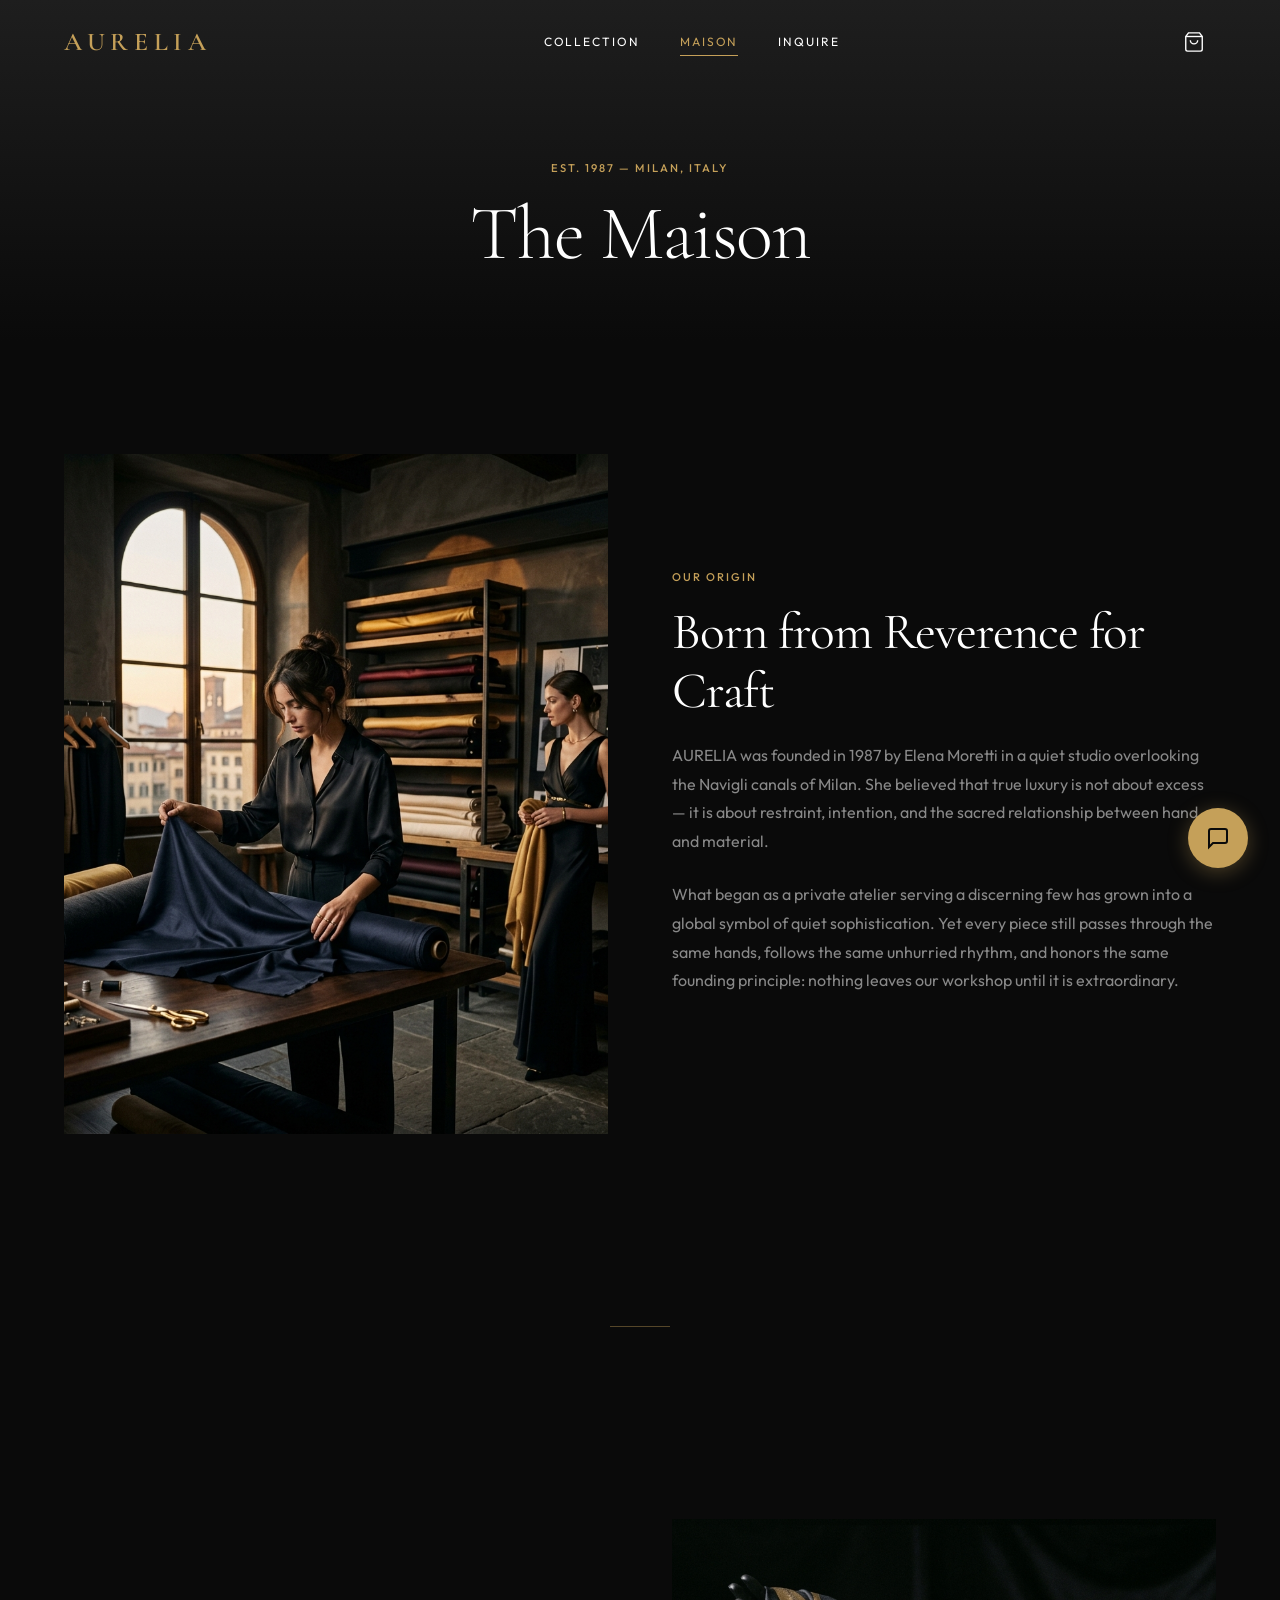
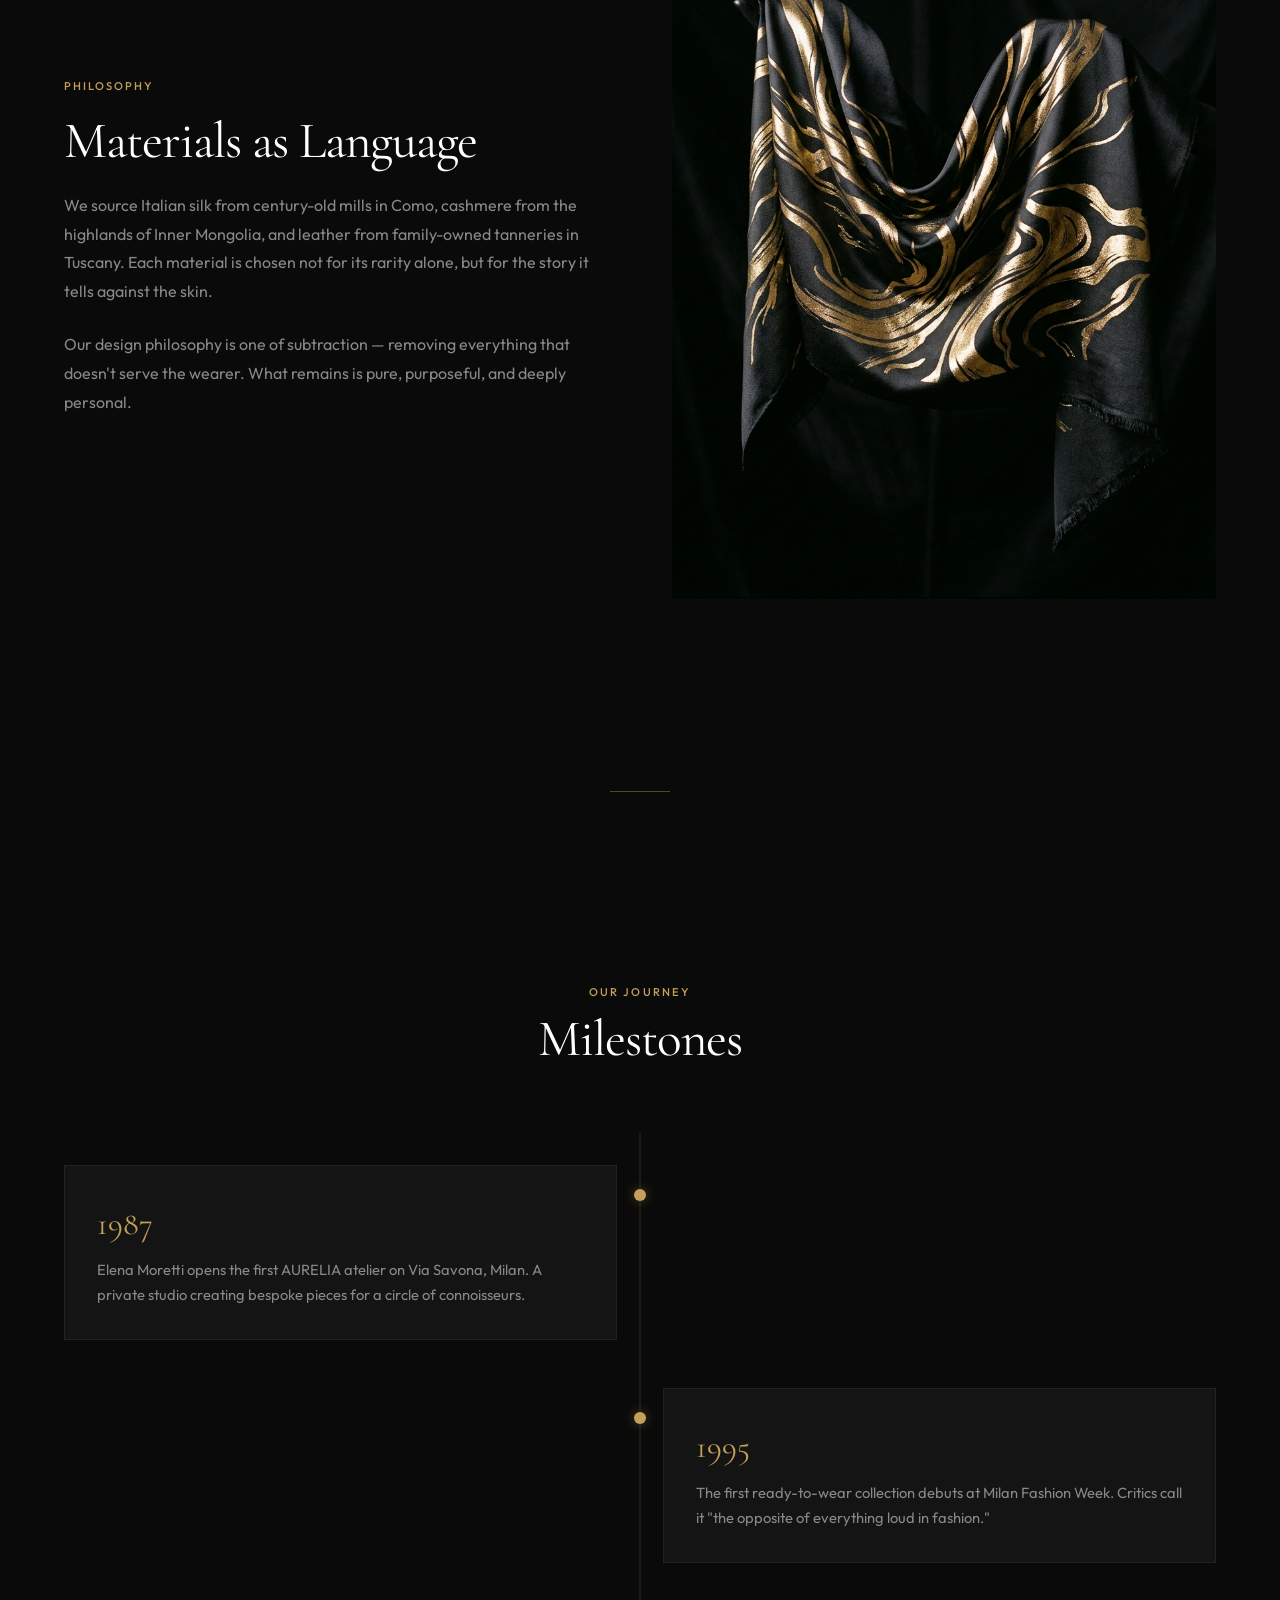
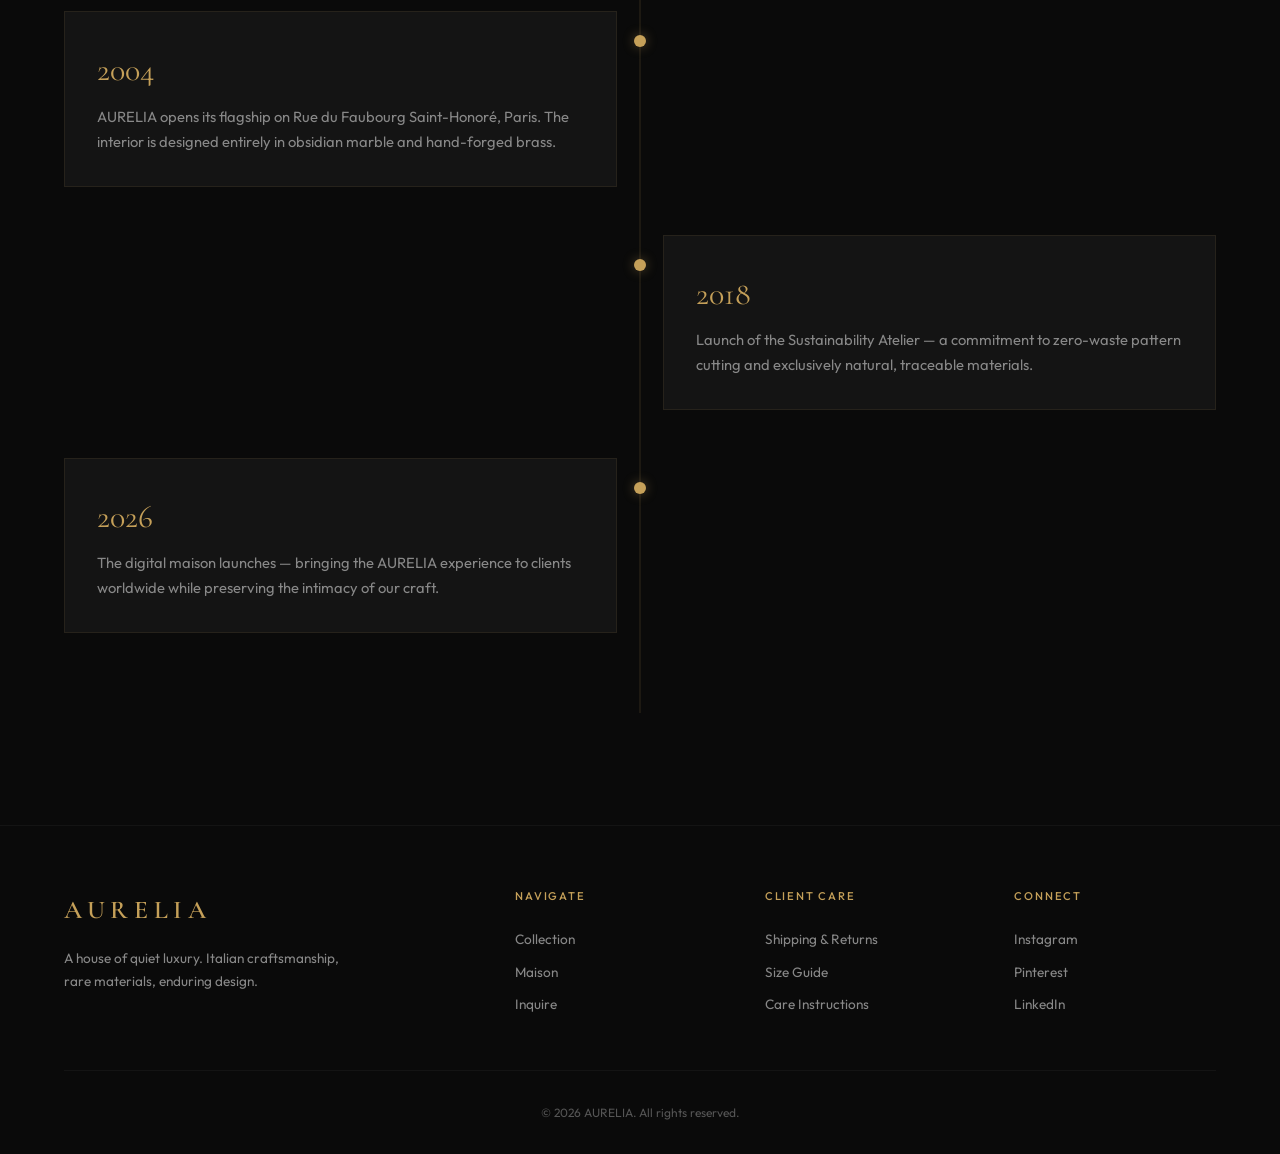
<file: project/frontend/about.html>
<!DOCTYPE html>
<html lang="en">
<head>
  <meta charset="UTF-8" />
  <meta name="viewport" content="width=device-width, initial-scale=1.0" />
  <title>Maison — AURELIA</title>
  <meta name="description" content="The story of AURELIA — where Italian craftsmanship meets timeless design." />
  <link rel="stylesheet" href="style.css" />
</head>
<body>

  <!-- HEADER (reused across pages) -->
  <header class="site-header" id="site-header">
    <div class="container header-inner">
      <a href="index.html" class="logo">Aurelia</a>
      <nav class="main-nav" id="main-nav">
        <a href="index.html">Collection</a>
        <a href="about.html" class="active">Maison</a>
        <a href="contact.html">Inquire</a>
      </nav>
      <div style="display:flex;align-items:center;gap:.75rem;">
        <button class="cart-toggle" id="cart-toggle" aria-label="Open cart">
          <svg width="22" height="22" viewBox="0 0 24 24" fill="none" stroke="currentColor" stroke-width="1.5"><path d="M6 2L3 6v14a2 2 0 002 2h14a2 2 0 002-2V6l-3-4z"/><line x1="3" y1="6" x2="21" y2="6"/><path d="M16 10a4 4 0 01-8 0"/></svg>
          <span class="cart-count" id="cart-count"></span>
        </button>
        <button class="mobile-toggle" id="mobile-toggle" aria-label="Open menu">
          <span></span><span></span><span></span>
        </button>
      </div>
    </div>
  </header>

  <!-- PAGE HEADER -->
  <section class="page-header">
    <div class="container">
      <span class="label">Est. 1987 — Milan, Italy</span>
      <h1>The Maison</h1>
    </div>
  </section>

  <!-- OUR STORY -->
  <section class="section">
    <div class="container">
      <div class="editorial-split fade-target">
        <div class="editorial-img">
          <img src="images/about_atelier.png" alt="AURELIA atelier" />
        </div>
        <div class="editorial-text">
          <span class="label">Our Origin</span>
          <h2>Born from Reverence for Craft</h2>
          <p>AURELIA was founded in 1987 by Elena Moretti in a quiet studio overlooking the Navigli canals of Milan. She believed that true luxury is not about excess — it is about restraint, intention, and the sacred relationship between hand and material.</p>
          <p>What began as a private atelier serving a discerning few has grown into a global symbol of quiet sophistication. Yet every piece still passes through the same hands, follows the same unhurried rhythm, and honors the same founding principle: nothing leaves our workshop until it is extraordinary.</p>
        </div>
      </div>
    </div>
  </section>

  <div class="gold-divider"></div>

  <!-- PHILOSOPHY -->
  <section class="section">
    <div class="container">
      <div class="editorial-split reverse fade-target">
        <div class="editorial-img">
          <img src="images/product_scarf.png" alt="AURELIA silk craftsmanship" />
        </div>
        <div class="editorial-text">
          <span class="label">Philosophy</span>
          <h2>Materials as Language</h2>
          <p>We source Italian silk from century-old mills in Como, cashmere from the highlands of Inner Mongolia, and leather from family-owned tanneries in Tuscany. Each material is chosen not for its rarity alone, but for the story it tells against the skin.</p>
          <p>Our design philosophy is one of subtraction — removing everything that doesn't serve the wearer. What remains is pure, purposeful, and deeply personal.</p>
        </div>
      </div>
    </div>
  </section>

  <div class="gold-divider"></div>

  <!-- TIMELINE -->
  <section class="section">
    <div class="container">
      <div class="section-header fade-target">
        <span class="label">Our Journey</span>
        <h2>Milestones</h2>
      </div>
      <div class="timeline">
        <div class="timeline-item fade-target">
          <div class="timeline-dot"></div>
          <div class="timeline-card">
            <div class="timeline-year">1987</div>
            <p>Elena Moretti opens the first AURELIA atelier on Via Savona, Milan. A private studio creating bespoke pieces for a circle of connoisseurs.</p>
          </div>
        </div>
        <div class="timeline-item fade-target">
          <div class="timeline-dot"></div>
          <div class="timeline-card">
            <div class="timeline-year">1995</div>
            <p>The first ready-to-wear collection debuts at Milan Fashion Week. Critics call it "the opposite of everything loud in fashion."</p>
          </div>
        </div>
        <div class="timeline-item fade-target">
          <div class="timeline-dot"></div>
          <div class="timeline-card">
            <div class="timeline-year">2004</div>
            <p>AURELIA opens its flagship on Rue du Faubourg Saint-Honoré, Paris. The interior is designed entirely in obsidian marble and hand-forged brass.</p>
          </div>
        </div>
        <div class="timeline-item fade-target">
          <div class="timeline-dot"></div>
          <div class="timeline-card">
            <div class="timeline-year">2018</div>
            <p>Launch of the Sustainability Atelier — a commitment to zero-waste pattern cutting and exclusively natural, traceable materials.</p>
          </div>
        </div>
        <div class="timeline-item fade-target">
          <div class="timeline-dot"></div>
          <div class="timeline-card">
            <div class="timeline-year">2026</div>
            <p>The digital maison launches — bringing the AURELIA experience to clients worldwide while preserving the intimacy of our craft.</p>
          </div>
        </div>
      </div>
    </div>
  </section>

  <!-- CART DRAWER -->
  <div class="cart-overlay" id="cart-overlay"></div>
  <aside class="cart-drawer" id="cart-drawer">
    <div class="cart-drawer__header">
      <h3>Your Selection</h3>
      <button class="cart-drawer__close" id="cart-close" aria-label="Close cart">&times;</button>
    </div>
    <div class="cart-drawer__items" id="cart-items"></div>
    <div class="cart-drawer__footer" id="cart-footer" style="display:none;">
      <div class="cart-total"><span>Subtotal</span><span id="cart-total-price">$0</span></div>
      <a href="checkout.html" class="btn btn-filled" id="checkout-btn">Proceed to Checkout</a>
    </div>
  </aside>

  <!-- CHAT WIDGET -->
  <button class="chat-fab" id="chat-fab" aria-label="Open concierge chat">
    <svg width="24" height="24" viewBox="0 0 24 24" fill="none" stroke="currentColor" stroke-width="2"><path d="M21 15a2 2 0 01-2 2H7l-4 4V5a2 2 0 012-2h14a2 2 0 012 2z"/></svg>
  </button>
  <div class="chat-window" id="chat-window">
    <div class="chat-header">
      <h4>AURELIA <span class="text-gold">Concierge</span></h4>
      <button id="chat-close" aria-label="Close chat">&times;</button>
    </div>
    <div class="chat-messages" id="chat-messages">
      <div class="chat-msg bot">Welcome to AURELIA. I'm your personal style concierge. How may I assist you today?</div>
    </div>
    <div class="chat-input-bar">
      <input type="text" id="chat-input" placeholder="Ask about our collection..." />
      <button id="chat-send" aria-label="Send message">
        <svg width="18" height="18" viewBox="0 0 24 24" fill="currentColor"><path d="M2.01 21L23 12 2.01 3 2 10l15 2-15 2z"/></svg>
      </button>
    </div>
  </div>

  <!-- FOOTER -->
  <footer class="site-footer">
    <div class="container">
      <div class="footer-grid">
        <div class="footer-brand">
          <a href="index.html" class="logo">Aurelia</a>
          <p>A house of quiet luxury. Italian craftsmanship, rare materials, enduring design.</p>
        </div>
        <div class="footer-col"><h4>Navigate</h4><a href="index.html">Collection</a><a href="about.html">Maison</a><a href="contact.html">Inquire</a></div>
        <div class="footer-col"><h4>Client Care</h4><a href="#">Shipping & Returns</a><a href="#">Size Guide</a><a href="#">Care Instructions</a></div>
        <div class="footer-col"><h4>Connect</h4><a href="#">Instagram</a><a href="#">Pinterest</a><a href="#">LinkedIn</a></div>
      </div>
      <div class="footer-bottom">&copy; 2026 AURELIA. All rights reserved.</div>
    </div>
  </footer>

  <div class="toast" id="toast"></div>
  <script src="script.js"></script>
</body>
</html>
</file>
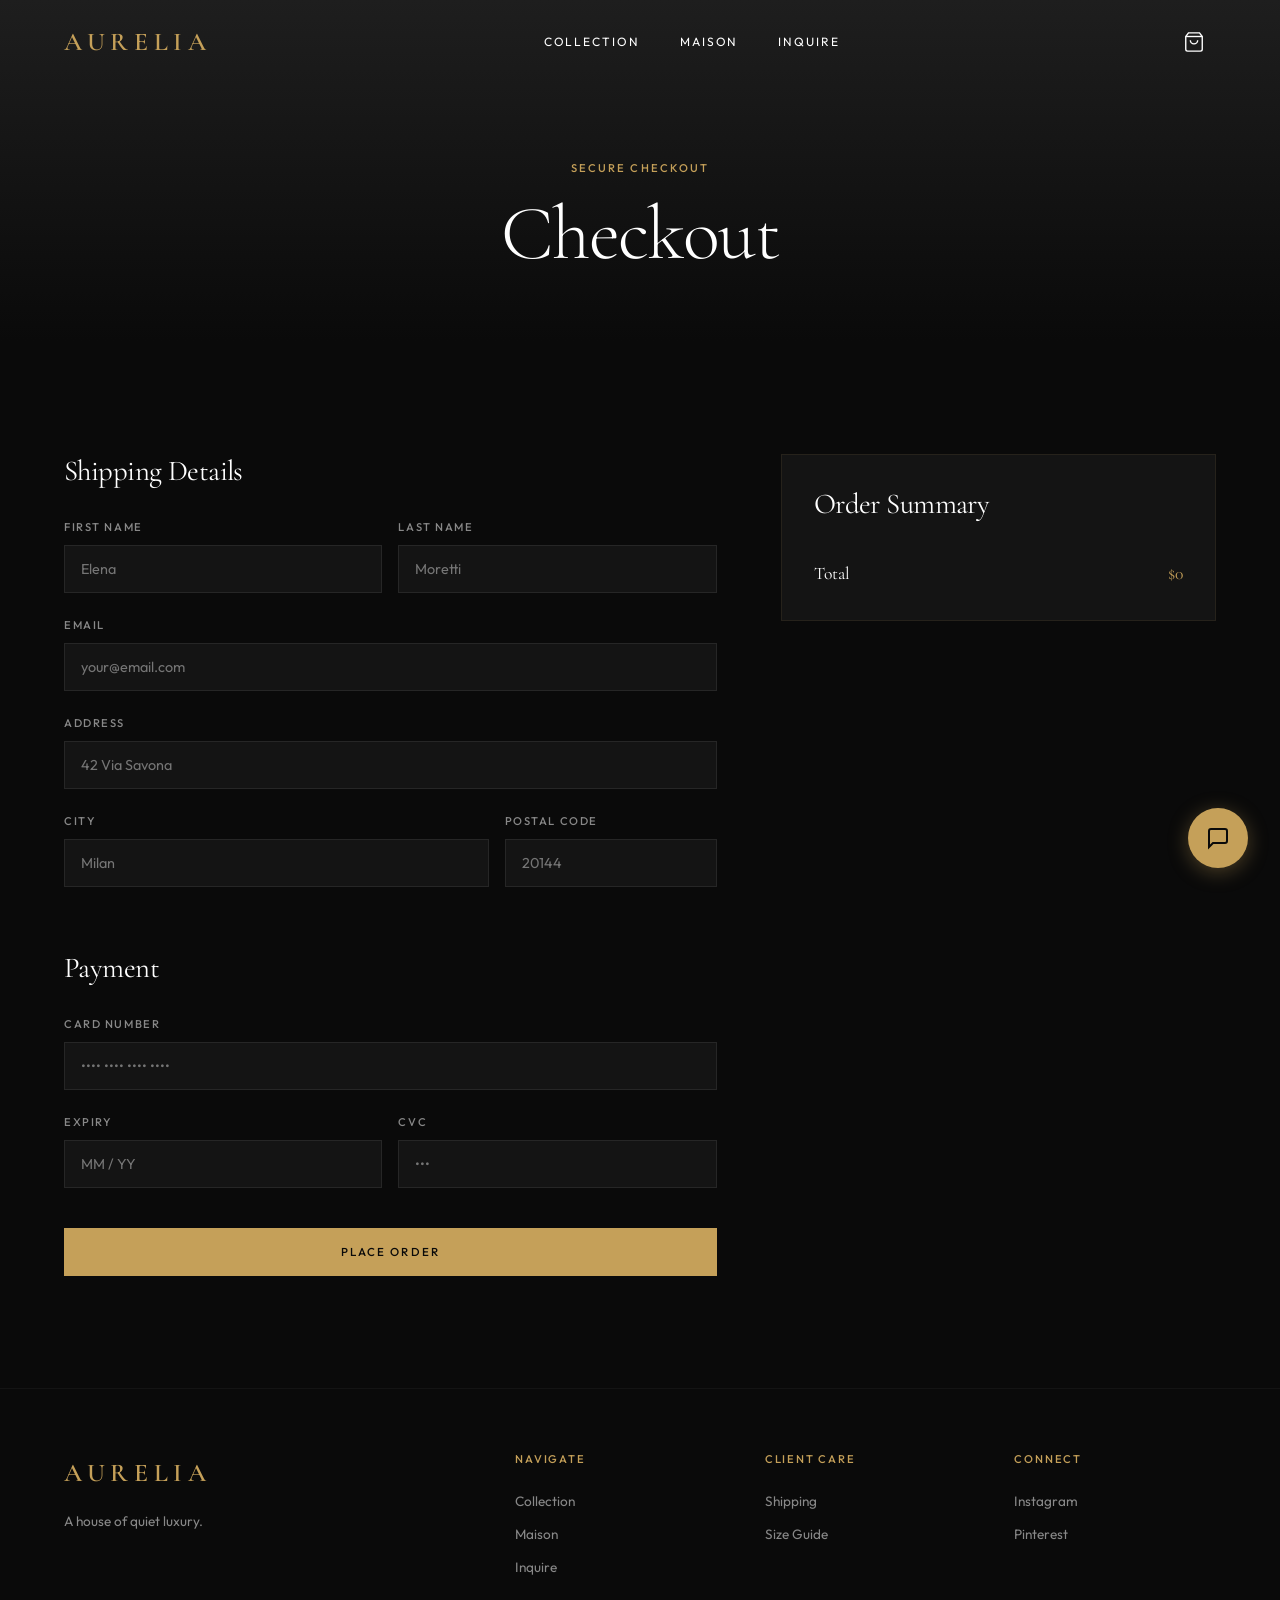
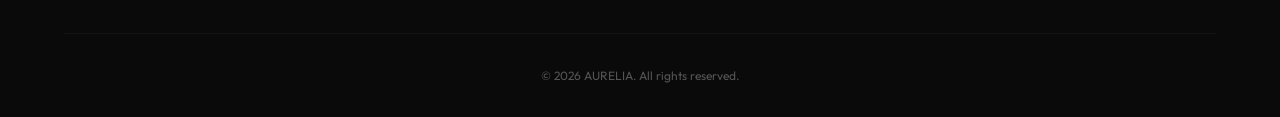
<file: project/frontend/checkout.html>
<!DOCTYPE html>
<html lang="en">
<head>
  <meta charset="UTF-8" />
  <meta name="viewport" content="width=device-width, initial-scale=1.0" />
  <title>Checkout — AURELIA</title>
  <meta name="description" content="Complete your AURELIA purchase securely." />
  <link rel="stylesheet" href="style.css" />
</head>
<body>

  <header class="site-header" id="site-header">
    <div class="container header-inner">
      <a href="index.html" class="logo">Aurelia</a>
      <nav class="main-nav" id="main-nav">
        <a href="index.html">Collection</a>
        <a href="about.html">Maison</a>
        <a href="contact.html">Inquire</a>
      </nav>
      <div style="display:flex;align-items:center;gap:.75rem;">
        <button class="cart-toggle" id="cart-toggle" aria-label="Open cart">
          <svg width="22" height="22" viewBox="0 0 24 24" fill="none" stroke="currentColor" stroke-width="1.5"><path d="M6 2L3 6v14a2 2 0 002 2h14a2 2 0 002-2V6l-3-4z"/><line x1="3" y1="6" x2="21" y2="6"/><path d="M16 10a4 4 0 01-8 0"/></svg>
          <span class="cart-count" id="cart-count"></span>
        </button>
        <button class="mobile-toggle" id="mobile-toggle" aria-label="Open menu"><span></span><span></span><span></span></button>
      </div>
    </div>
  </header>

  <section class="page-header">
    <div class="container">
      <span class="label">Secure Checkout</span>
      <h1>Checkout</h1>
    </div>
  </section>

  <section class="section">
    <div class="container">
      <div class="checkout-grid">
        <!-- SHIPPING FORM -->
        <form id="checkout-form" class="fade-target">
          <h3 style="margin-bottom:2rem;">Shipping Details</h3>
          <div style="display:grid;grid-template-columns:1fr 1fr;gap:1rem;">
            <div class="form-group">
              <label for="ship-first">First Name</label>
              <input type="text" id="ship-first" required placeholder="Elena" />
            </div>
            <div class="form-group">
              <label for="ship-last">Last Name</label>
              <input type="text" id="ship-last" required placeholder="Moretti" />
            </div>
          </div>
          <div class="form-group">
            <label for="ship-email">Email</label>
            <input type="email" id="ship-email" required placeholder="your@email.com" />
          </div>
          <div class="form-group">
            <label for="ship-address">Address</label>
            <input type="text" id="ship-address" required placeholder="42 Via Savona" />
          </div>
          <div style="display:grid;grid-template-columns:2fr 1fr;gap:1rem;">
            <div class="form-group">
              <label for="ship-city">City</label>
              <input type="text" id="ship-city" required placeholder="Milan" />
            </div>
            <div class="form-group">
              <label for="ship-zip">Postal Code</label>
              <input type="text" id="ship-zip" required placeholder="20144" />
            </div>
          </div>

          <h3 style="margin:2.5rem 0 2rem;">Payment</h3>
          <div class="form-group">
            <label for="card-number">Card Number</label>
            <input type="text" id="card-number" required placeholder="•••• •••• •••• ••••" maxlength="19" />
          </div>
          <div style="display:grid;grid-template-columns:1fr 1fr;gap:1rem;">
            <div class="form-group">
              <label for="card-expiry">Expiry</label>
              <input type="text" id="card-expiry" required placeholder="MM / YY" maxlength="7" />
            </div>
            <div class="form-group">
              <label for="card-cvc">CVC</label>
              <input type="text" id="card-cvc" required placeholder="•••" maxlength="4" />
            </div>
          </div>
          <button type="submit" class="btn btn-filled" id="pay-btn" style="width:100%;justify-content:center;margin-top:1rem;">Place Order</button>
        </form>

        <!-- ORDER SUMMARY -->
        <div class="order-summary fade-target" id="order-summary">
          <h3>Order Summary</h3>
          <div id="summary-items">
            <!-- Populated by JS -->
          </div>
          <div class="summary-total">
            <span>Total</span>
            <span id="summary-total">$0</span>
          </div>
        </div>
      </div>
    </div>
  </section>

  <!-- SUCCESS OVERLAY -->
  <div class="success-overlay" id="success-overlay">
    <div class="success-box">
      <div class="checkmark">✓</div>
      <h2>Order Confirmed</h2>
      <p>Thank you for choosing AURELIA. Your order is being prepared with care.</p>
      <a href="index.html" class="btn">Continue Browsing</a>
    </div>
  </div>

  <!-- CART DRAWER (hidden but needed for JS) -->
  <div class="cart-overlay" id="cart-overlay"></div>
  <aside class="cart-drawer" id="cart-drawer">
    <div class="cart-drawer__header"><h3>Your Selection</h3><button class="cart-drawer__close" id="cart-close" aria-label="Close cart">&times;</button></div>
    <div class="cart-drawer__items" id="cart-items"></div>
    <div class="cart-drawer__footer" id="cart-footer" style="display:none;">
      <div class="cart-total"><span>Subtotal</span><span id="cart-total-price">$0</span></div>
      <a href="checkout.html" class="btn btn-filled">Proceed to Checkout</a>
    </div>
  </aside>

  <!-- CHAT -->
  <button class="chat-fab" id="chat-fab" aria-label="Open concierge chat">
    <svg width="24" height="24" viewBox="0 0 24 24" fill="none" stroke="currentColor" stroke-width="2"><path d="M21 15a2 2 0 01-2 2H7l-4 4V5a2 2 0 012-2h14a2 2 0 012 2z"/></svg>
  </button>
  <div class="chat-window" id="chat-window">
    <div class="chat-header"><h4>AURELIA <span class="text-gold">Concierge</span></h4><button id="chat-close" aria-label="Close chat">&times;</button></div>
    <div class="chat-messages" id="chat-messages"><div class="chat-msg bot">Welcome to AURELIA. I'm your personal style concierge. How may I assist you today?</div></div>
    <div class="chat-input-bar">
      <input type="text" id="chat-input" placeholder="Ask about our collection..." />
      <button id="chat-send" aria-label="Send message"><svg width="18" height="18" viewBox="0 0 24 24" fill="currentColor"><path d="M2.01 21L23 12 2.01 3 2 10l15 2-15 2z"/></svg></button>
    </div>
  </div>

  <footer class="site-footer">
    <div class="container">
      <div class="footer-grid">
        <div class="footer-brand"><a href="index.html" class="logo">Aurelia</a><p>A house of quiet luxury.</p></div>
        <div class="footer-col"><h4>Navigate</h4><a href="index.html">Collection</a><a href="about.html">Maison</a><a href="contact.html">Inquire</a></div>
        <div class="footer-col"><h4>Client Care</h4><a href="#">Shipping</a><a href="#">Size Guide</a></div>
        <div class="footer-col"><h4>Connect</h4><a href="#">Instagram</a><a href="#">Pinterest</a></div>
      </div>
      <div class="footer-bottom">&copy; 2026 AURELIA. All rights reserved.</div>
    </div>
  </footer>

  <div class="toast" id="toast"></div>
  <script src="script.js"></script>
</body>
</html>
</file>
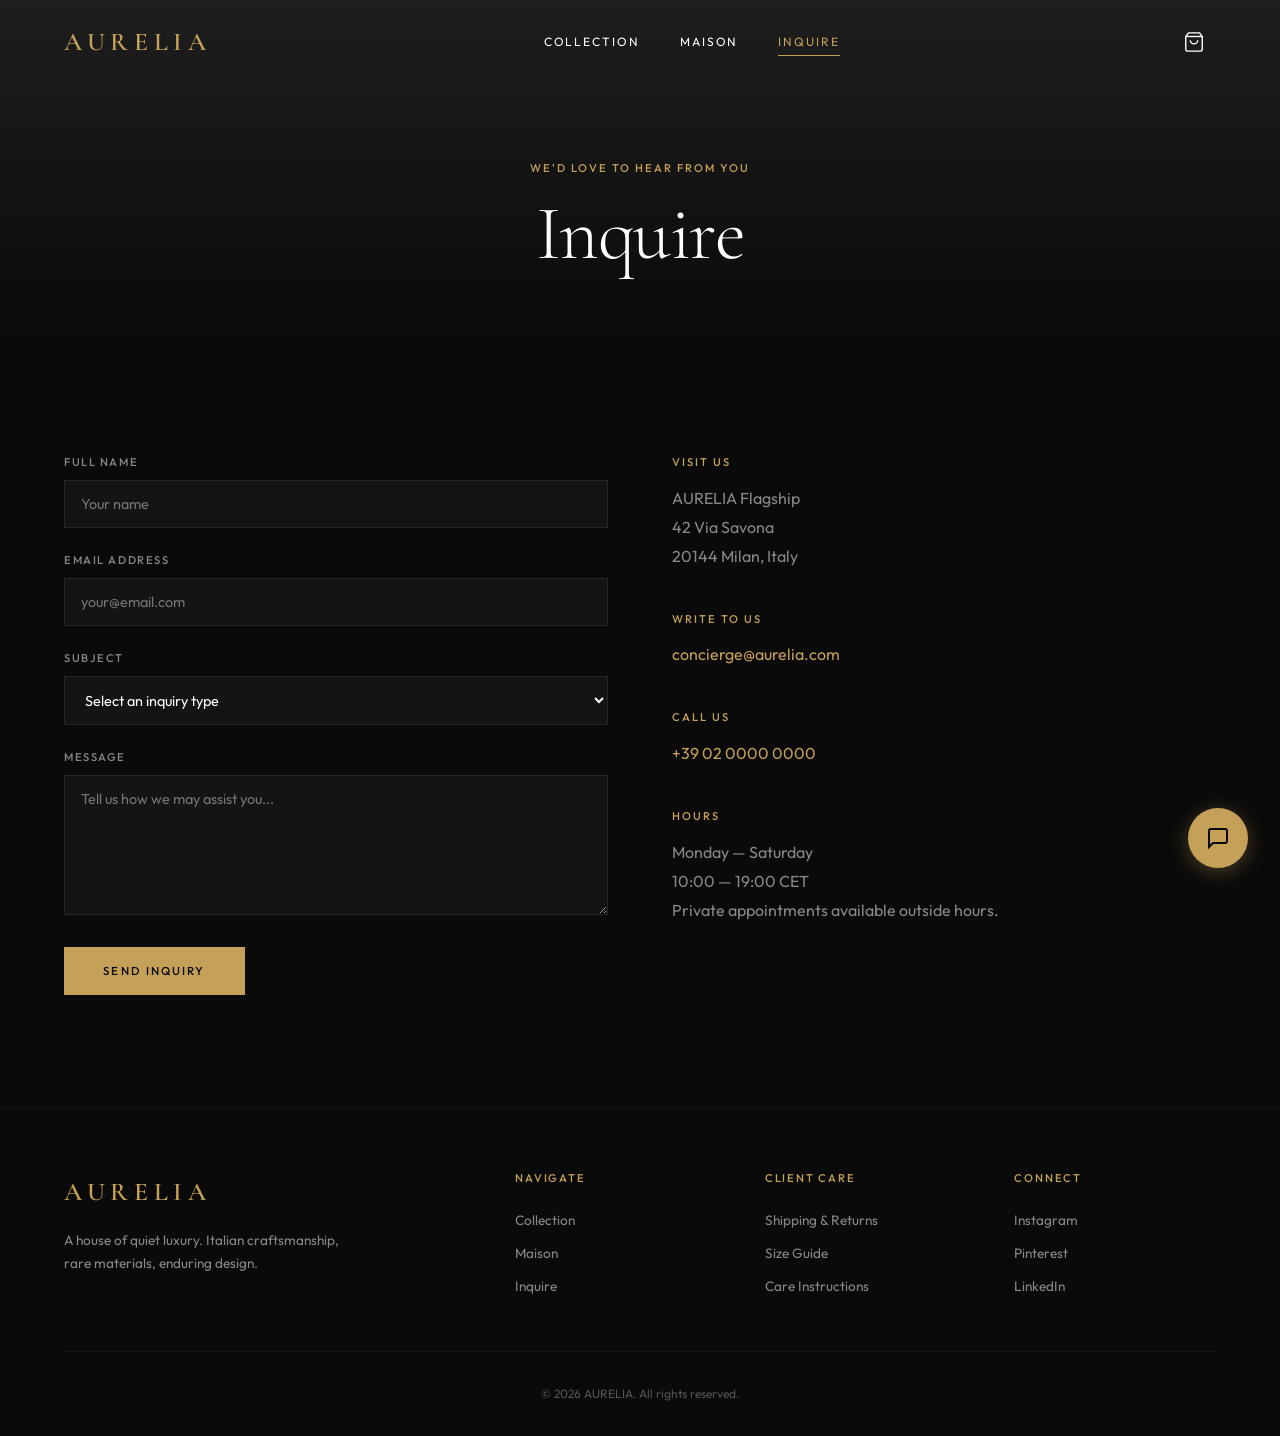
<file: project/frontend/contact.html>
<!DOCTYPE html>
<html lang="en">
<head>
  <meta charset="UTF-8" />
  <meta name="viewport" content="width=device-width, initial-scale=1.0" />
  <title>Inquire — AURELIA</title>
  <meta name="description" content="Reach out to AURELIA for private appointments, bespoke commissions, and client care." />
  <link rel="stylesheet" href="style.css" />
</head>
<body>

  <header class="site-header" id="site-header">
    <div class="container header-inner">
      <a href="index.html" class="logo">Aurelia</a>
      <nav class="main-nav" id="main-nav">
        <a href="index.html">Collection</a>
        <a href="about.html">Maison</a>
        <a href="contact.html" class="active">Inquire</a>
      </nav>
      <div style="display:flex;align-items:center;gap:.75rem;">
        <button class="cart-toggle" id="cart-toggle" aria-label="Open cart">
          <svg width="22" height="22" viewBox="0 0 24 24" fill="none" stroke="currentColor" stroke-width="1.5"><path d="M6 2L3 6v14a2 2 0 002 2h14a2 2 0 002-2V6l-3-4z"/><line x1="3" y1="6" x2="21" y2="6"/><path d="M16 10a4 4 0 01-8 0"/></svg>
          <span class="cart-count" id="cart-count"></span>
        </button>
        <button class="mobile-toggle" id="mobile-toggle" aria-label="Open menu"><span></span><span></span><span></span></button>
      </div>
    </div>
  </header>

  <section class="page-header">
    <div class="container">
      <span class="label">We'd Love to Hear from You</span>
      <h1>Inquire</h1>
    </div>
  </section>

  <section class="section">
    <div class="container">
      <div class="contact-grid">
        <!-- FORM -->
        <form id="contact-form" class="fade-target">
          <div class="form-group">
            <label for="contact-name">Full Name</label>
            <input type="text" id="contact-name" name="name" required placeholder="Your name" />
          </div>
          <div class="form-group">
            <label for="contact-email">Email Address</label>
            <input type="email" id="contact-email" name="email" required placeholder="your@email.com" />
          </div>
          <div class="form-group">
            <label for="contact-subject">Subject</label>
            <select id="contact-subject" name="subject" required>
              <option value="" disabled selected>Select an inquiry type</option>
              <option value="Private Appointment">Private Appointment</option>
              <option value="Bespoke Commission">Bespoke Commission</option>
              <option value="Client Care">Client Care</option>
              <option value="Press & Media">Press & Media</option>
              <option value="General Inquiry">General Inquiry</option>
            </select>
          </div>
          <div class="form-group">
            <label for="contact-message">Message</label>
            <textarea id="contact-message" name="message" required placeholder="Tell us how we may assist you..."></textarea>
          </div>
          <button type="submit" class="btn btn-filled" id="contact-submit">Send Inquiry</button>
        </form>

        <!-- INFO -->
        <div class="fade-target">
          <div class="contact-info-block">
            <span class="label">Visit Us</span>
            <p>AURELIA Flagship<br />42 Via Savona<br />20144 Milan, Italy</p>
          </div>
          <div class="contact-info-block">
            <span class="label">Write to Us</span>
            <p><a href="mailto:concierge@aurelia.com">concierge@aurelia.com</a></p>
          </div>
          <div class="contact-info-block">
            <span class="label">Call Us</span>
            <p><a href="tel:+390200000000">+39 02 0000 0000</a></p>
          </div>
          <div class="contact-info-block">
            <span class="label">Hours</span>
            <p>Monday — Saturday<br />10:00 — 19:00 CET<br />Private appointments available outside hours.</p>
          </div>
        </div>
      </div>
    </div>
  </section>

  <!-- CART DRAWER -->
  <div class="cart-overlay" id="cart-overlay"></div>
  <aside class="cart-drawer" id="cart-drawer">
    <div class="cart-drawer__header"><h3>Your Selection</h3><button class="cart-drawer__close" id="cart-close" aria-label="Close cart">&times;</button></div>
    <div class="cart-drawer__items" id="cart-items"></div>
    <div class="cart-drawer__footer" id="cart-footer" style="display:none;">
      <div class="cart-total"><span>Subtotal</span><span id="cart-total-price">$0</span></div>
      <a href="checkout.html" class="btn btn-filled">Proceed to Checkout</a>
    </div>
  </aside>

  <!-- CHAT WIDGET -->
  <button class="chat-fab" id="chat-fab" aria-label="Open concierge chat">
    <svg width="24" height="24" viewBox="0 0 24 24" fill="none" stroke="currentColor" stroke-width="2"><path d="M21 15a2 2 0 01-2 2H7l-4 4V5a2 2 0 012-2h14a2 2 0 012 2z"/></svg>
  </button>
  <div class="chat-window" id="chat-window">
    <div class="chat-header"><h4>AURELIA <span class="text-gold">Concierge</span></h4><button id="chat-close" aria-label="Close chat">&times;</button></div>
    <div class="chat-messages" id="chat-messages"><div class="chat-msg bot">Welcome to AURELIA. I'm your personal style concierge. How may I assist you today?</div></div>
    <div class="chat-input-bar">
      <input type="text" id="chat-input" placeholder="Ask about our collection..." />
      <button id="chat-send" aria-label="Send message"><svg width="18" height="18" viewBox="0 0 24 24" fill="currentColor"><path d="M2.01 21L23 12 2.01 3 2 10l15 2-15 2z"/></svg></button>
    </div>
  </div>

  <footer class="site-footer">
    <div class="container">
      <div class="footer-grid">
        <div class="footer-brand"><a href="index.html" class="logo">Aurelia</a><p>A house of quiet luxury. Italian craftsmanship, rare materials, enduring design.</p></div>
        <div class="footer-col"><h4>Navigate</h4><a href="index.html">Collection</a><a href="about.html">Maison</a><a href="contact.html">Inquire</a></div>
        <div class="footer-col"><h4>Client Care</h4><a href="#">Shipping & Returns</a><a href="#">Size Guide</a><a href="#">Care Instructions</a></div>
        <div class="footer-col"><h4>Connect</h4><a href="#">Instagram</a><a href="#">Pinterest</a><a href="#">LinkedIn</a></div>
      </div>
      <div class="footer-bottom">&copy; 2026 AURELIA. All rights reserved.</div>
    </div>
  </footer>

  <div class="toast" id="toast"></div>
  <script src="script.js"></script>
</body>
</html>
</file>
<file: project/frontend/style.css>
/* ================================================================
   AURELIA — Luxury Fashion House
   Design System & Stylesheet
   Palette: Obsidian #0A0A0A · Champagne Gold #C5A059 · Pure White
   ================================================================ */

@import url('https://fonts.googleapis.com/css2?family=Cormorant+Garamond:ital,wght@0,300;0,400;0,600;0,700;1,300;1,400&family=Outfit:wght@200;300;400;500;600&display=swap');

/* --- Tokens --- */
:root {
  --obsidian: #0A0A0A;
  --obsidian-light: #141414;
  --obsidian-mid: #1E1E1E;
  --gold: #C5A059;
  --gold-dim: #A8863E;
  --gold-glow: rgba(197,160,89,.15);
  --white: #FFFFFF;
  --off-white: #F5F0EB;
  --grey-400: #888;
  --grey-600: #555;
  --serif: 'Cormorant Garamond', Georgia, serif;
  --sans: 'Outfit', system-ui, sans-serif;
  --radius-sm: 2px;
  --radius-md: 4px;
  --radius-lg: 8px;
  --transition: .35s cubic-bezier(.4,0,.2,1);
  --shadow-card: 0 4px 24px rgba(0,0,0,.45);
  --shadow-glow: 0 0 30px rgba(197,160,89,.12);
}

/* --- Reset --- */
*,*::before,*::after { box-sizing:border-box; margin:0; padding:0; }
html { scroll-behavior:smooth; font-size:16px; }
body {
  font-family: var(--sans);
  background: var(--obsidian);
  color: var(--white);
  line-height: 1.6;
  overflow-x: hidden;
  -webkit-font-smoothing: antialiased;
}
a { color: inherit; text-decoration: none; }
img { max-width:100%; display:block; }
button { cursor:pointer; font-family:inherit; border:none; background:none; }
ul { list-style:none; }

/* --- Utility --- */
.container { width:min(1280px,90%); margin-inline:auto; }
.sr-only { position:absolute;width:1px;height:1px;overflow:hidden;clip:rect(0,0,0,0);border:0; }
.text-gold { color: var(--gold); }
.fade-target { opacity:0; transform:translateY(32px); transition:opacity .7s ease, transform .7s ease; }
.fade-target.visible { opacity:1; transform:translateY(0); }

/* --- Typography --- */
h1,h2,h3,h4 { font-family: var(--serif); font-weight:400; line-height:1.15; letter-spacing:-.02em; }
h1 { font-size:clamp(2.8rem,6vw,5.5rem); font-weight:300; }
h2 { font-size:clamp(2rem,4vw,3.2rem); }
h3 { font-size:clamp(1.4rem,2.5vw,1.8rem); }
p.lead { font-size:1.125rem; color:var(--grey-400); max-width:560px; line-height:1.75; }
.label { font-family:var(--sans); font-size:.7rem; font-weight:500; letter-spacing:.18em; text-transform:uppercase; color:var(--gold); }

/* ================================================================
   HEADER / NAV
   ================================================================ */
.site-header {
  position:fixed; top:0; left:0; width:100%; z-index:900;
  padding:1.25rem 0;
  transition: background var(--transition), backdrop-filter var(--transition), box-shadow var(--transition);
}
.site-header.scrolled {
  background: rgba(10,10,10,.72);
  backdrop-filter: blur(18px) saturate(1.4);
  -webkit-backdrop-filter: blur(18px) saturate(1.4);
  box-shadow: 0 1px 0 rgba(197,160,89,.12);
}
.header-inner {
  display:flex; align-items:center; justify-content:space-between;
}
.logo {
  font-family:var(--serif); font-size:1.6rem; font-weight:600;
  letter-spacing:.22em; text-transform:uppercase; color:var(--gold);
}
.main-nav { display:flex; gap:2.5rem; align-items:center; }
.main-nav a {
  font-size:.75rem; font-weight:400; letter-spacing:.16em;
  text-transform:uppercase; color:var(--white); position:relative;
  padding:.25rem 0; transition:color var(--transition);
}
.main-nav a::after {
  content:''; position:absolute; bottom:0; left:0; width:0; height:1px;
  background:var(--gold); transition:width var(--transition);
}
.main-nav a:hover, .main-nav a.active { color:var(--gold); }
.main-nav a:hover::after, .main-nav a.active::after { width:100%; }

/* Cart icon */
.cart-toggle {
  position:relative; color:var(--white); font-size:1.2rem;
  transition:color var(--transition); min-width:44px; min-height:44px;
  display:flex; align-items:center; justify-content:center;
}
.cart-toggle:hover { color:var(--gold); }
.cart-count {
  position:absolute; top:2px; right:2px; background:var(--gold); color:var(--obsidian);
  font-size:.6rem; font-weight:600; width:18px; height:18px; border-radius:50%;
  display:flex; align-items:center; justify-content:center;
}
.cart-count:empty { display:none; }

/* Mobile toggle */
.mobile-toggle { display:none; flex-direction:column; gap:5px; min-width:44px; min-height:44px; align-items:center; justify-content:center; }
.mobile-toggle span { width:22px; height:1.5px; background:var(--white); transition:var(--transition); }

@media(max-width:768px) {
  .mobile-toggle { display:flex; }
  .main-nav {
    position:fixed; top:0; right:-100%; width:min(320px,80%); height:100vh;
    background:rgba(10,10,10,.96); backdrop-filter:blur(20px);
    flex-direction:column; padding:6rem 2.5rem 2rem; gap:2rem;
    transition:right var(--transition);
  }
  .main-nav.open { right:0; }
}

/* ================================================================
   HERO
   ================================================================ */
.hero {
  position:relative; min-height:100vh; display:flex; align-items:center;
  justify-content:center; text-align:center; overflow:hidden;
}
.hero-bg {
  position:absolute; inset:0; z-index:0;
}
.hero-bg img {
  width:100%; height:100%; object-fit:cover; opacity:.45;
  transform:scale(1.06);
  transition: transform 12s ease;
}
.hero:hover .hero-bg img { transform:scale(1); }
.hero-bg::after {
  content:''; position:absolute; inset:0;
  background:linear-gradient(180deg, rgba(10,10,10,.3) 0%, rgba(10,10,10,.85) 100%);
}
.hero-content { position:relative; z-index:2; }
.hero-content h1 { margin-bottom:1.25rem; }
.hero-content h1 em { font-style:italic; color:var(--gold); }
.hero-content .lead { margin:0 auto 2.5rem; }

/* CTA Buttons */
.btn {
  display:inline-flex; align-items:center; gap:.6rem;
  padding:.9rem 2.4rem; font-size:.72rem; font-weight:500;
  letter-spacing:.18em; text-transform:uppercase;
  border:1px solid var(--gold); color:var(--gold);
  transition:background var(--transition), color var(--transition), transform .2s;
  min-height:48px;
}
.btn:hover { background:var(--gold); color:var(--obsidian); transform:translateY(-2px); }
.btn-filled { background:var(--gold); color:var(--obsidian); }
.btn-filled:hover { background:var(--gold-dim); border-color:var(--gold-dim); }

/* ================================================================
   PRODUCTS GRID
   ================================================================ */
.section { padding:7rem 0; }
.section-header { text-align:center; margin-bottom:4rem; }
.section-header h2 { margin-bottom:.75rem; }
.section-header .label { margin-bottom:.5rem; display:block; }

.products-grid {
  display:grid;
  grid-template-columns:repeat(auto-fill, minmax(300px, 1fr));
  gap:2rem;
}
.product-card {
  background:var(--obsidian-light);
  border:1px solid rgba(255,255,255,.04);
  overflow:hidden; position:relative;
  transition:border-color var(--transition), box-shadow var(--transition);
}
.product-card:hover {
  border-color:rgba(197,160,89,.2);
  box-shadow:var(--shadow-glow);
}
.product-card__img {
  aspect-ratio:3/4; overflow:hidden; background:var(--obsidian-mid);
}
.product-card__img img {
  width:100%; height:100%; object-fit:cover;
  transition:transform .6s ease;
}
.product-card:hover .product-card__img img { transform:scale(1.05); }
.product-card__body { padding:1.5rem; }
.product-card__name {
  font-family:var(--serif); font-size:1.15rem; margin-bottom:.35rem;
}
.product-card__price {
  font-size:.85rem; color:var(--gold); font-weight:500; margin-bottom:1rem;
  letter-spacing:.05em;
}
.product-card__btn {
  width:100%; padding:.7rem; font-size:.68rem; font-weight:500;
  letter-spacing:.16em; text-transform:uppercase; text-align:center;
  border:1px solid rgba(197,160,89,.3); color:var(--gold);
  background:transparent; transition:all var(--transition);
}
.product-card__btn:hover { background:var(--gold); color:var(--obsidian); }

/* ================================================================
   EDITORIAL / ABOUT
   ================================================================ */
.editorial-split {
  display:grid; grid-template-columns:1fr 1fr; gap:4rem; align-items:center;
}
.editorial-split.reverse { direction:rtl; }
.editorial-split.reverse > * { direction:ltr; }
.editorial-img { overflow:hidden; position:relative; }
.editorial-img img { width:100%; aspect-ratio:4/5; object-fit:cover; }
.editorial-text .label { margin-bottom:1rem; display:block; }
.editorial-text h2 { margin-bottom:1.25rem; }
.editorial-text p { color:var(--grey-400); margin-bottom:1.5rem; line-height:1.8; }

@media(max-width:768px){
  .editorial-split { grid-template-columns:1fr; gap:2rem; }
  .editorial-split.reverse { direction:ltr; }
}

/* Divider */
.gold-divider {
  width:60px; height:1px; background:var(--gold); margin:5rem auto;
  opacity:.4;
}

/* ================================================================
   ABOUT PAGE — Timeline
   ================================================================ */
.timeline { position:relative; padding:2rem 0; }
.timeline::before {
  content:''; position:absolute; left:50%; top:0; bottom:0; width:1px;
  background:rgba(197,160,89,.2); transform:translateX(-50%);
}
.timeline-item {
  display:flex; width:100%; margin-bottom:3rem; position:relative;
}
.timeline-item:nth-child(odd) { justify-content:flex-start; padding-right:52%; }
.timeline-item:nth-child(even) { justify-content:flex-end; padding-left:52%; }
.timeline-dot {
  position:absolute; left:50%; top:1.5rem; width:12px; height:12px;
  background:var(--gold); border-radius:50%; transform:translateX(-50%);
  box-shadow:0 0 12px rgba(197,160,89,.4);
}
.timeline-card {
  background:var(--obsidian-light); border:1px solid rgba(197,160,89,.1);
  padding:2rem; position:relative;
}
.timeline-year { font-family:var(--serif); font-size:2rem; color:var(--gold); margin-bottom:.5rem; }
.timeline-card p { color:var(--grey-400); font-size:.92rem; line-height:1.7; }

@media(max-width:768px){
  .timeline::before { left:1rem; }
  .timeline-item:nth-child(odd),
  .timeline-item:nth-child(even) { justify-content:flex-start; padding:0 0 0 3rem; }
  .timeline-dot { left:1rem; }
}

/* ================================================================
   CONTACT PAGE
   ================================================================ */
.contact-grid {
  display:grid; grid-template-columns:1fr 1fr; gap:4rem; align-items:start;
}
@media(max-width:768px){ .contact-grid { grid-template-columns:1fr; } }

.form-group { margin-bottom:1.5rem; }
.form-group label {
  display:block; font-size:.7rem; font-weight:500; letter-spacing:.14em;
  text-transform:uppercase; color:var(--grey-400); margin-bottom:.5rem;
}
.form-group input,
.form-group textarea,
.form-group select {
  width:100%; padding:.85rem 1rem; background:var(--obsidian-light);
  border:1px solid rgba(255,255,255,.08); color:var(--white);
  font-family:var(--sans); font-size:.9rem;
  transition:border-color var(--transition);
  min-height:48px;
}
.form-group input:focus,
.form-group textarea:focus,
.form-group select:focus {
  outline:none; border-color:var(--gold);
}
.form-group textarea { min-height:140px; resize:vertical; }

.contact-info-block { margin-bottom:2.5rem; }
.contact-info-block .label { margin-bottom:.75rem; display:block; }
.contact-info-block p { color:var(--grey-400); line-height:1.8; }
.contact-info-block a { color:var(--gold); transition:opacity var(--transition); }
.contact-info-block a:hover { opacity:.7; }

/* ================================================================
   CART DRAWER
   ================================================================ */
.cart-overlay {
  position:fixed; inset:0; background:rgba(0,0,0,.6); z-index:950;
  opacity:0; pointer-events:none; transition:opacity var(--transition);
}
.cart-overlay.open { opacity:1; pointer-events:auto; }

.cart-drawer {
  position:fixed; top:0; right:-420px; width:min(400px,90vw); height:100vh;
  background:var(--obsidian-light); z-index:960; padding:2rem;
  display:flex; flex-direction:column;
  border-left:1px solid rgba(197,160,89,.12);
  transition:right var(--transition);
}
.cart-drawer.open { right:0; }
.cart-drawer__header {
  display:flex; justify-content:space-between; align-items:center;
  padding-bottom:1.5rem; border-bottom:1px solid rgba(255,255,255,.06);
  margin-bottom:1.5rem;
}
.cart-drawer__header h3 { font-size:1.3rem; }
.cart-drawer__close {
  font-size:1.4rem; color:var(--grey-400); min-width:44px; min-height:44px;
  display:flex; align-items:center; justify-content:center;
  transition:color var(--transition);
}
.cart-drawer__close:hover { color:var(--white); }

.cart-drawer__items { flex:1; overflow-y:auto; padding-right:.5rem; }
.cart-item {
  display:flex; gap:1rem; padding:1rem 0;
  border-bottom:1px solid rgba(255,255,255,.04);
}
.cart-item__img { width:70px; height:90px; overflow:hidden; flex-shrink:0; background:var(--obsidian-mid); }
.cart-item__img img { width:100%; height:100%; object-fit:cover; }
.cart-item__info { flex:1; }
.cart-item__name { font-family:var(--serif); font-size:.95rem; margin-bottom:.25rem; }
.cart-item__price { font-size:.8rem; color:var(--gold); margin-bottom:.5rem; }
.cart-item__qty { display:flex; align-items:center; gap:.75rem; }
.cart-item__qty button {
  width:28px; height:28px; border:1px solid rgba(255,255,255,.1);
  color:var(--white); display:flex; align-items:center; justify-content:center;
  font-size:.85rem; transition:border-color var(--transition);
}
.cart-item__qty button:hover { border-color:var(--gold); }
.cart-item__qty span { font-size:.85rem; min-width:20px; text-align:center; }
.cart-item__remove {
  color:var(--grey-600); font-size:.7rem; letter-spacing:.1em; text-transform:uppercase;
  margin-top:.4rem; display:inline-block; transition:color var(--transition);
}
.cart-item__remove:hover { color:var(--gold); }

.cart-empty {
  flex:1; display:flex; flex-direction:column; align-items:center;
  justify-content:center; color:var(--grey-400); text-align:center;
}
.cart-empty svg { width:48px; height:48px; opacity:.3; margin-bottom:1rem; }

.cart-drawer__footer {
  border-top:1px solid rgba(255,255,255,.06); padding-top:1.5rem;
}
.cart-total {
  display:flex; justify-content:space-between; margin-bottom:1.25rem;
  font-size:1rem;
}
.cart-total span:last-child { color:var(--gold); font-weight:500; }
.cart-drawer__footer .btn { width:100%; justify-content:center; }

/* ================================================================
   CHECKOUT PAGE
   ================================================================ */
.checkout-grid {
  display:grid; grid-template-columns:1.2fr .8fr; gap:4rem; align-items:start;
}
@media(max-width:768px){ .checkout-grid { grid-template-columns:1fr; } }
.order-summary {
  background:var(--obsidian-light); border:1px solid rgba(197,160,89,.1);
  padding:2rem; position:sticky; top:120px;
}
.order-summary h3 { margin-bottom:1.5rem; }
.summary-item {
  display:flex; justify-content:space-between; padding:.6rem 0;
  border-bottom:1px solid rgba(255,255,255,.04); font-size:.9rem;
}
.summary-item span:last-child { color:var(--gold); }
.summary-total {
  display:flex; justify-content:space-between; padding-top:1rem;
  margin-top:.5rem; font-size:1.1rem; font-family:var(--serif);
}
.summary-total span:last-child { color:var(--gold); }

/* ================================================================
   CHAT WIDGET
   ================================================================ */
.chat-fab {
  position:fixed; bottom:2rem; right:2rem; z-index:800;
  width:60px; height:60px; border-radius:50%;
  background:var(--gold); color:var(--obsidian);
  display:flex; align-items:center; justify-content:center;
  font-size:1.4rem; box-shadow:0 4px 20px rgba(197,160,89,.35);
  transition:transform .25s, box-shadow .25s;
}
.chat-fab:hover { transform:scale(1.08); box-shadow:0 6px 28px rgba(197,160,89,.5); }

.chat-window {
  position:fixed; bottom:6.5rem; right:2rem; z-index:810;
  width:min(380px,calc(100vw - 2rem)); height:480px;
  background:var(--obsidian-light);
  border:1px solid rgba(197,160,89,.2);
  display:flex; flex-direction:column;
  transform:translateY(20px) scale(.95); opacity:0; pointer-events:none;
  transition:transform var(--transition), opacity var(--transition);
}
.chat-window.open {
  transform:translateY(0) scale(1); opacity:1; pointer-events:auto;
}
.chat-header {
  padding:1rem 1.25rem; border-bottom:1px solid rgba(197,160,89,.1);
  display:flex; align-items:center; justify-content:space-between;
}
.chat-header h4 { font-size:1rem; }
.chat-header button {
  color:var(--grey-400); font-size:1.1rem; min-width:44px; min-height:44px;
  display:flex; align-items:center; justify-content:center;
}
.chat-messages {
  flex:1; overflow-y:auto; padding:1.25rem; display:flex;
  flex-direction:column; gap:.75rem;
}
.chat-msg {
  max-width:82%; padding:.7rem 1rem; font-size:.85rem; line-height:1.55;
  animation:msgIn .3s ease;
}
@keyframes msgIn { from { opacity:0; transform:translateY(8px); } to { opacity:1; transform:translateY(0); } }
.chat-msg.bot {
  align-self:flex-start; background:var(--obsidian-mid);
  border:1px solid rgba(197,160,89,.1); border-radius:0 var(--radius-lg) var(--radius-lg) var(--radius-lg);
}
.chat-msg.user {
  align-self:flex-end; background:rgba(197,160,89,.12);
  border-radius:var(--radius-lg) 0 var(--radius-lg) var(--radius-lg);
  color:var(--off-white);
}
.chat-input-bar {
  display:flex; border-top:1px solid rgba(197,160,89,.1);
}
.chat-input-bar input {
  flex:1; padding:.85rem 1rem; background:transparent; border:none;
  color:var(--white); font-family:var(--sans); font-size:.85rem;
}
.chat-input-bar input:focus { outline:none; }
.chat-input-bar button {
  padding:0 1.25rem; color:var(--gold); font-size:1.1rem;
  transition:opacity var(--transition);
}
.chat-input-bar button:hover { opacity:.7; }

/* Typing indicator */
.typing-dots { display:flex; gap:4px; padding:.5rem 1rem; align-self:flex-start; }
.typing-dots span {
  width:6px; height:6px; border-radius:50%; background:var(--gold); opacity:.4;
  animation:blink 1.4s infinite;
}
.typing-dots span:nth-child(2) { animation-delay:.2s; }
.typing-dots span:nth-child(3) { animation-delay:.4s; }
@keyframes blink { 0%,80%,100%{opacity:.4} 40%{opacity:1} }

/* ================================================================
   FOOTER
   ================================================================ */
.site-footer {
  border-top:1px solid rgba(255,255,255,.04);
  padding:4rem 0 2rem;
}
.footer-grid {
  display:grid; grid-template-columns:2fr 1fr 1fr 1fr; gap:3rem;
  margin-bottom:3rem;
}
@media(max-width:768px){ .footer-grid { grid-template-columns:1fr 1fr; } }
.footer-brand .logo { margin-bottom:1rem; display:inline-block; }
.footer-brand p { color:var(--grey-400); font-size:.85rem; max-width:280px; line-height:1.7; }
.footer-col h4 {
  font-family:var(--sans); font-size:.7rem; font-weight:500;
  letter-spacing:.16em; text-transform:uppercase; color:var(--gold);
  margin-bottom:1.25rem;
}
.footer-col a {
  display:block; font-size:.85rem; color:var(--grey-400);
  padding:.35rem 0; transition:color var(--transition);
}
.footer-col a:hover { color:var(--white); }
.footer-bottom {
  text-align:center; padding-top:2rem;
  border-top:1px solid rgba(255,255,255,.04);
  font-size:.75rem; color:var(--grey-600);
}

/* ================================================================
   NOTIFICATION TOAST
   ================================================================ */
.toast {
  position:fixed; bottom:2rem; left:50%; transform:translateX(-50%) translateY(80px);
  background:var(--obsidian-light); border:1px solid rgba(197,160,89,.2);
  padding:.85rem 1.5rem; font-size:.82rem; color:var(--gold);
  z-index:999; opacity:0; pointer-events:none;
  transition:transform .4s ease, opacity .4s ease;
}
.toast.show { opacity:1; transform:translateX(-50%) translateY(0); pointer-events:auto; }

/* ================================================================
   PAGE HEADER (inner pages)
   ================================================================ */
.page-header {
  padding:10rem 0 4rem; text-align:center;
  background:linear-gradient(180deg, var(--obsidian-mid) 0%, var(--obsidian) 100%);
}
.page-header .label { margin-bottom:.75rem; display:block; }

/* ================================================================
   SUCCESS OVERLAY
   ================================================================ */
.success-overlay {
  position:fixed; inset:0; background:rgba(10,10,10,.92);
  display:flex; align-items:center; justify-content:center;
  z-index:1000; opacity:0; pointer-events:none;
  transition:opacity .5s ease;
}
.success-overlay.show { opacity:1; pointer-events:auto; }
.success-box {
  text-align:center; padding:3rem;
  border:1px solid rgba(197,160,89,.2);
  background:var(--obsidian-light);
}
.success-box .checkmark { font-size:3rem; color:var(--gold); margin-bottom:1rem; }
.success-box h2 { margin-bottom:.75rem; }
.success-box p { color:var(--grey-400); margin-bottom:1.5rem; }

/* ================================================================
   RESPONSIVE
   ================================================================ */
@media(max-width:480px){
  .products-grid { grid-template-columns:1fr; }
  .hero h1 { font-size:2.2rem; }
  .section { padding:4rem 0; }
  .footer-grid { grid-template-columns:1fr; }
}
</file>
